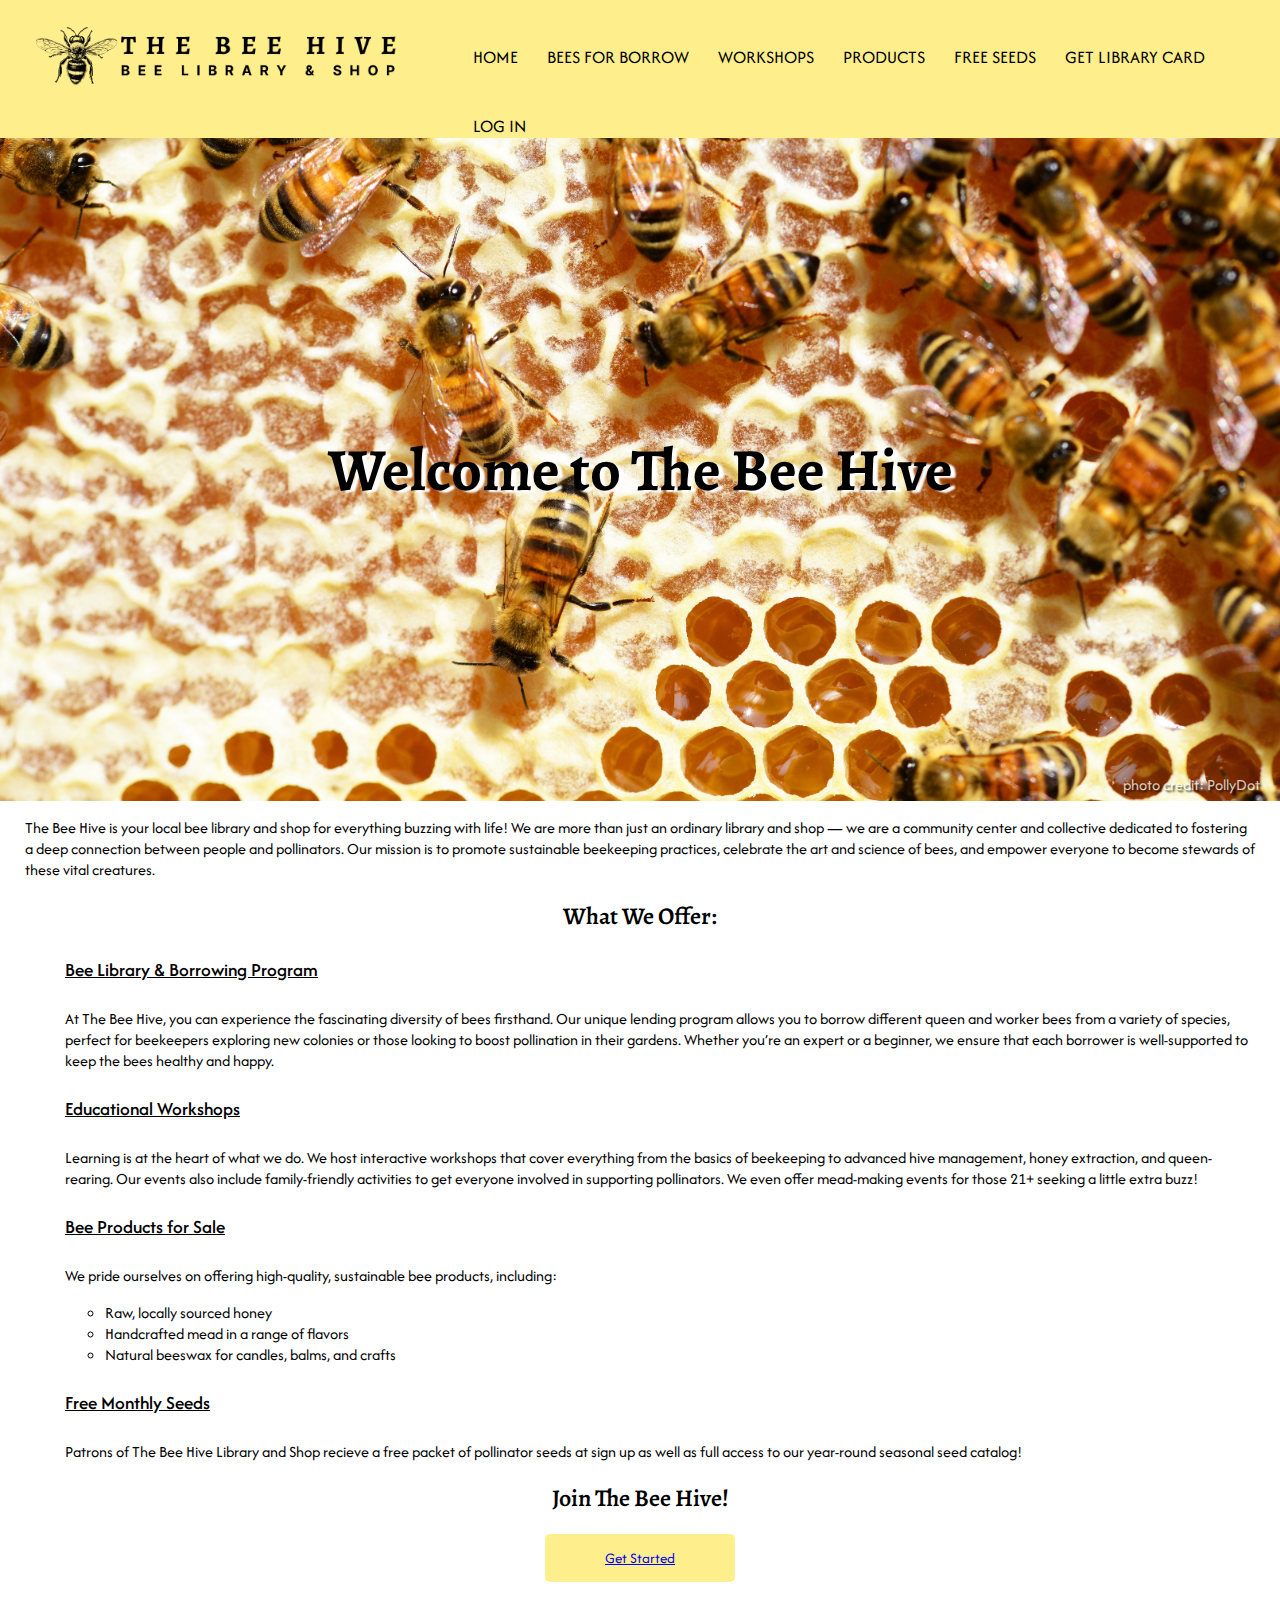
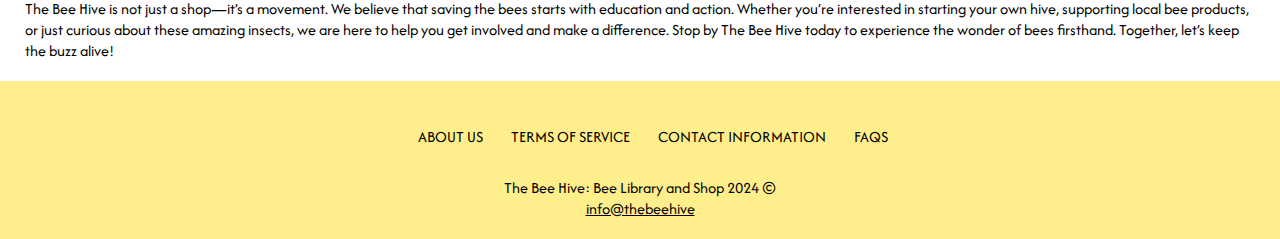
<file: index.html>
<!DOCTYPE html> 
<html lang="en">
    <head>
        <link href="index.css" rel="stylesheet" type="text/css">
        <link href="https://fonts.googleapis.com/css2?family=Afacad+Flux:wght@100..1000&family=Alegreya:ital,wght@0,400..900;1,400..900&family=Inter:ital,opsz,wght@0,14..32,100..900;1,14..32,100..900&display=swap" rel="stylesheet">
        <meta charset="UTF-8">
        <title>The Bee Hive | Home</title>
        <meta name="description" content="the bee hive">
        <meta name='keywords' content='HTML,webpage'>
        <meta name="author" content="Yuan Sciscent">
    </head>

    <body>
        <header>
            <div class="menu-bar">
                <div class="top-left">
                    <a href="index.html"><img src="logo_images/TheBeeHiveblack.png" alt="the bee hive logo" class="logo"></a>
                </div>
                <div class="top-right">
                    <nav class="nav-bar">
                    <ul>
                        <li><a href="#">Home</a></li>
                        <li><a href="borrowbees.html">Bees for Borrow</a></li>
                        <li><a href="workshop.html">Workshops</a></li>
                        <li><a href="products.html">Products</a></li>
                        <li><a href="freeseeds.html">Free Seeds</a></li>
                        <li><a href="librarycard.html">Get Library Card</a></li>
                        <li>LOG IN</li>
                    </ul>
                    </nav>
                </div>
            </div>
        </header>   
        
        <div class="home-page">
            <div class="container">
                <img src="bee_images/honeycombbees.png" alt="bees on honeycomb" class="homephoto">
                <div class="centered">
                   <h1>Welcome to The Bee Hive</h1> 
                </div>
                <div class="bottom-right">
                    <p>photo credit: PollyDot</p>
                </div>
            </div>
                <p id="about-paragraph">
                    The Bee Hive is your local bee library and shop for everything buzzing with life! 
                    We are more than just an ordinary library and shop — we are a community center and collective dedicated to fostering a deep connection between people and pollinators. 
                    Our mission is to promote sustainable beekeeping practices, celebrate the art and science of bees, 
                    and empower everyone to become stewards of these vital creatures. 
                </p>
        </div>
        <div class="middle-part">
            <div class="offer-part">
                <h2 class="about-offerings">What We Offer:</h2>
                    <div id="about-paragraph">
                        <ul>
                            <li class="section-1">
                            <a href="borrowbees.html"><h4>Bee Library & Borrowing Program</h4></a>
                                <p>At The Bee Hive, you can experience the fascinating diversity of bees firsthand. 
                                    Our unique lending program allows you to borrow different queen and worker bees from a variety of species, perfect for beekeepers exploring new colonies or those looking to boost pollination in their gardens. 
                                    Whether you’re an expert or a beginner, we ensure that each borrower is well-supported to keep the bees healthy and happy.
                                </p>
                            </li>
                            <li class="section-2">
                                <a href="workshop.html"><h4>Educational Workshops</h4></a>
                                <p>Learning is at the heart of what we do. 
                                    We host interactive workshops that cover everything from the basics of beekeeping to advanced hive management, honey extraction, and queen-rearing. 
                                    Our events also include family-friendly activities to get everyone involved in supporting pollinators.
                                    We even offer mead-making events for those 21+ seeking a little extra buzz!
                                </p>
                            </li>
                            <li class="section-3">
                                <a href="products.html"><h4>Bee Products for Sale</h4></a>
                                <p>We pride ourselves on offering high-quality, sustainable bee products, including:</p> 
                                    <ul class="small-bullet">
                                        <li>Raw, locally sourced honey</li>
                                        <li>Handcrafted mead in a range of flavors</li>
                                        <li>Natural beeswax for candles, balms, and crafts </li>
                                    </ul>
                                
                            </li>
                            <li class="section-4">
                                <h4>Free Monthly Seeds</h4>
                                <p>Patrons of The Bee Hive Library and Shop recieve a free packet of pollinator seeds at sign up as well as full access to our year-round seasonal seed catalog!</p>
                            </li>
                        </ul>
                    </div>
                </div>
            </div>
            <div>
                <h2 class="join-part">Join The Bee Hive!</h2>
                    <div class="center-button">
                    <button type="button"><a href="librarycard.html">Get Started</a></button>
                    </div>
                    <p id="join-paragraph">The Bee Hive is not just a shop—it’s a movement. 
                        We believe that saving the bees starts with education and action. 
                        Whether you’re interested in starting your own hive, supporting local bee products, or just curious about these amazing insects, we are here to help you get involved and make a difference.
                        Stop by The Bee Hive today to experience the wonder of bees firsthand. 
                        Together, let’s keep the buzz alive!</p>
            </div>
        </div>
        
        <footer>
            <div class="footer-row">
                <div class="footer-about">
                    <nav class="nav-footer">
                    <ul>
                        <li><a href="#">About Us</a></li>
                        <li><a href="#">Terms of Service</a></li>
                        <li><a href="#">Contact information</a></li>
                        <li><a href="#">FAQs</a></li>
                    </ul>
                    </nav>
                </div>
                <div class="footer-copyright">
                    <p>The Bee Hive: Bee Library and Shop 2024 &#169;</p>
                </div>
                <div class="footer-email">
                    <a href="#">info@thebeehive</a>
                </div>
            </div>
        </footer>
        
    </body>


</html>
</file>
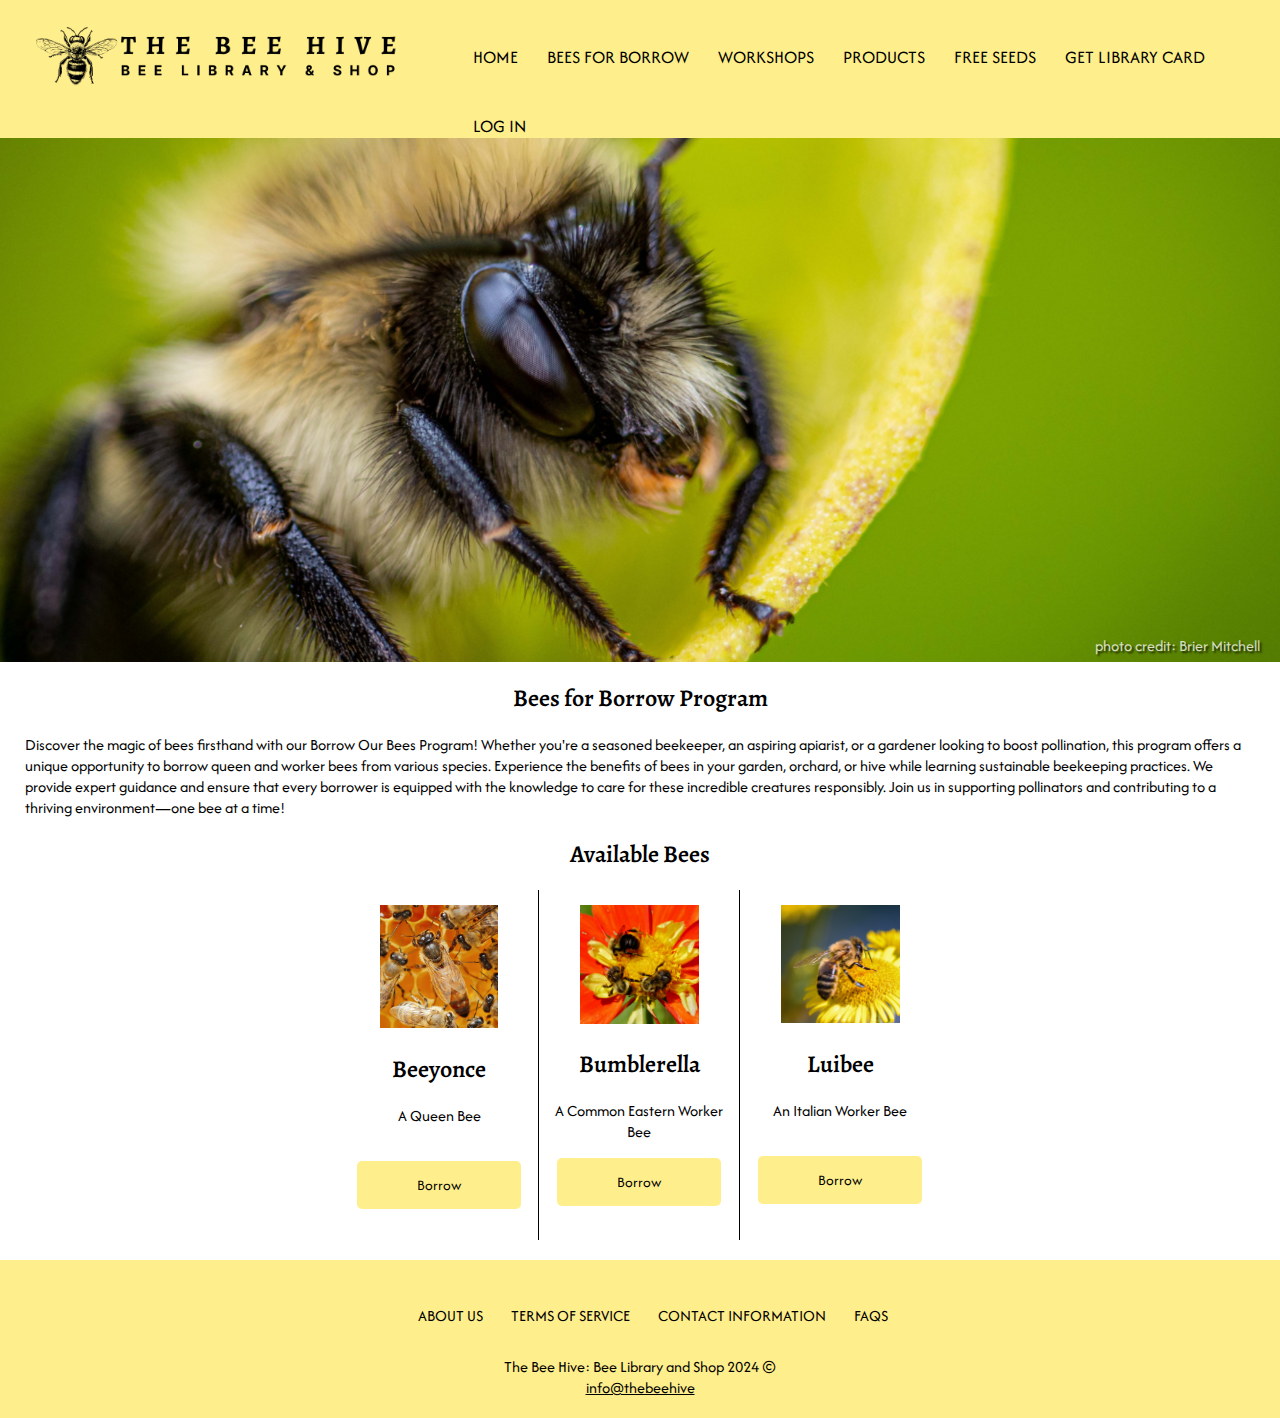
<file: borrowbees.html>
<!DOCTYPE html> 
<html lang="en">
    <head>
        <link href="index.css" rel="stylesheet" type="text/css">
        <link href="https://fonts.googleapis.com/css2?family=Afacad+Flux:wght@100..1000&family=Alegreya:ital,wght@0,400..900;1,400..900&family=Inter:ital,opsz,wght@0,14..32,100..900;1,14..32,100..900&display=swap" rel="stylesheet">
        <meta charset="UTF-8">
        <title>Borrow Bees</title>
        <meta name="description" content="borrow our bees">
        <meta name='keywords' content='HTML,webpage'>
        <meta name="author" content="Yuan Sciscent">
    </head>

    <body>
        <header>
            <div class="menu-bar">
                <div class="top-left">
                    <a href="index.html"><img src="logo_images/TheBeeHiveblack.png" alt="the bee hive logo" class="logo"></a>
                </div>
                <div class="top-right">
                    <nav class="nav-bar">
                    <ul>
                        <li><a href="index.html">Home</a></li>
                        <li><a href="#">Bees for Borrow</a></li>
                        <li><a href="workshop.html">Workshops</a></li>
                        <li><a href="products.html">Products</a></li>
                        <li><a href="freeseeds.html">Free Seeds</a></li>
                        <li><a href="librarycard.html">Get Library Card</a></li>
                        <li>LOG IN</li>
                    </ul>
                    </nav>
                </div>
            </div>
        </header>   

        <div class="home-page">
            <div class="container">
                <img src="bee_images/closeupbee.png" alt="close up to see bee face" class="homephoto">
                <div class="bottom-right">
                    <p>photo credit: Brier Mitchell</p>
                </div>
            </div>
        
            <div class="borrow-intro">
                <h2 class="about-offerings">Bees for Borrow Program</h2>
                <p id="about-paragraph">Discover the magic of bees firsthand with our Borrow Our Bees Program! 
                    Whether you're a seasoned beekeeper, an aspiring apiarist, or a gardener looking to boost pollination, this program offers a unique opportunity to borrow queen and worker bees from various species. 
                    Experience the benefits of bees in your garden, orchard, or hive while learning sustainable beekeeping practices.
                    We provide expert guidance and ensure that every borrower is equipped with the knowledge to care for these incredible creatures responsibly. 
                    Join us in supporting pollinators and contributing to a thriving environment—one bee at a time!</p>
            </div>
        </div>
        
        <div class="available-bees">
            <h2>Available Bees</h2>
            <table class="bees">
                <tr>
                    <td>
                        <div class="queen">
                            <img src="bee_images/QueenBee1.png" alt="Queen Bee" style="width: 70%;">
                            <h2>Beeyonce</h2>
                            <p class="space-below">A Queen Bee</p>
                            <p><button class="bee-borrow">Borrow</button></p>
                        </div>
                    </td>
                    <td>
                        <div class="worker-bee">
                            <img src="bee_images/threebeesred.png" alt="Queen Bee" style="width: 70%;">
                            <h2>Bumblerella</h2>
                            <p>A Common Eastern Worker Bee</p>
                            <p><button class="bee-borrow">Borrow</button></p>
                        </div>
                    </td>
                    <td>
                        <div class="worker-bee">
                            <img src="bee_images/ItalianBee.png" alt="Worker Italian Bee" style="width: 70%;">
                            <h2>Luibee</h2>
                            <p class="space-below">An Italian Worker Bee</p>
                            <p><button class="bee-borrow">Borrow</button></p>
                        </div>
                    </td>
                </tr>
            </table>
        </div>
        
        
        <footer>
            <div class="footer-row">
                <div class="footer-about">
                    <nav class="nav-footer">
                    <ul>
                        <li><a href="#">About Us</a></li>
                        <li><a href="#">Terms of Service</a></li>
                        <li><a href="#">Contact information</a></li>
                        <li><a href="#">FAQs</a></li>
                    </ul>
                    </nav>
                </div>
                <div class="footer-copyright">
                    <p>The Bee Hive: Bee Library and Shop 2024 &#169;</p>
                </div>
                <div class="footer-email">
                    <a href="#">info@thebeehive</a>
                </div>
            </div>
        </footer>

    </body>

</html>
</file>
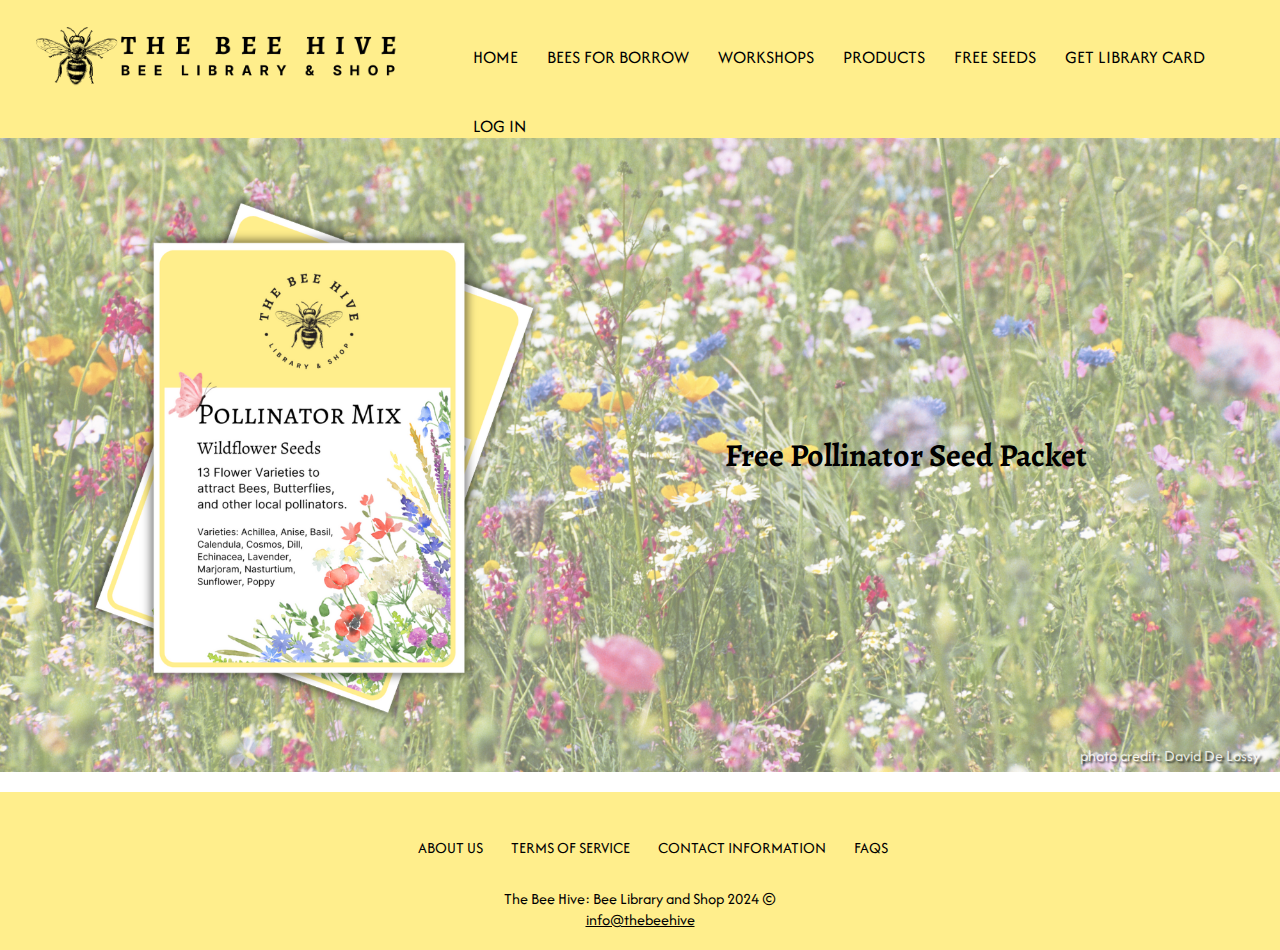
<file: freeseeds.html>
<!DOCTYPE html> 
<html lang="en">
    <head>
        <link href="index.css" rel="stylesheet" type="text/css">
        <link href="https://fonts.googleapis.com/css2?family=Afacad+Flux:wght@100..1000&family=Alegreya:ital,wght@0,400..900;1,400..900&family=Inter:ital,opsz,wght@0,14..32,100..900;1,14..32,100..900&display=swap" rel="stylesheet">
        <meta charset="UTF-8">
        <title>Free Seeds</title>
        <meta name="description" content="free seeds">
        <meta name='keywords' content='HTML,webpage'>
        <meta name="author" content="Yuan Sciscent">
    </head>

    <body>
        <header>
            <div class="menu-bar">
                <div class="top-left">
                    <a href="index.html"><img src="logo_images/TheBeeHiveblack.png" alt="the bee hive logo" class="logo"></a>
                </div>
                <div class="top-right">
                    <nav class="nav-bar">
                    <ul>
                        <li><a href="index.html">Home</a></li>
                        <li><a href="borrowbees.html">Bees for Borrow</a></li>
                        <li><a href="workshop.html">Workshops</a></li>
                        <li><a href="products.html">Products</a></li>
                        <li><a href="#">Free Seeds</a></li>
                        <li><a href="librarycard.html">Get Library Card</a></li>
                        <li>LOG IN</li>
                    </ul>
                    </nav>
                </div>
            </div>
        </header>   

        <div class="container-seeds">
            <img src="bee_images/seedpacketpicture.png" alt="library card example" class="librarycard">
            <div class="center-right">
               <h1>Free Pollinator Seed Packet</h1> 
            </div>
            <div class="bottom-right">
                <p>photo credit: David De Lossy</p>
            </div>
        </div>


        <footer>
            <div class="footer-row">
                <div class="footer-about">
                    <nav class="nav-footer">
                    <ul>
                        <li><a href="#">About Us</a></li>
                        <li><a href="#">Terms of Service</a></li>
                        <li><a href="#">Contact information</a></li>
                        <li><a href="#">FAQs</a></li>
                    </ul>
                    </nav>
                </div>
                <div class="footer-copyright">
                    <p>The Bee Hive: Bee Library and Shop 2024 &#169;</p>
                </div>
                <div class="footer-email">
                    <a href="#">info@thebeehive</a>
                </div>
            </div>
        </footer>
    </body>
</html>
</file>
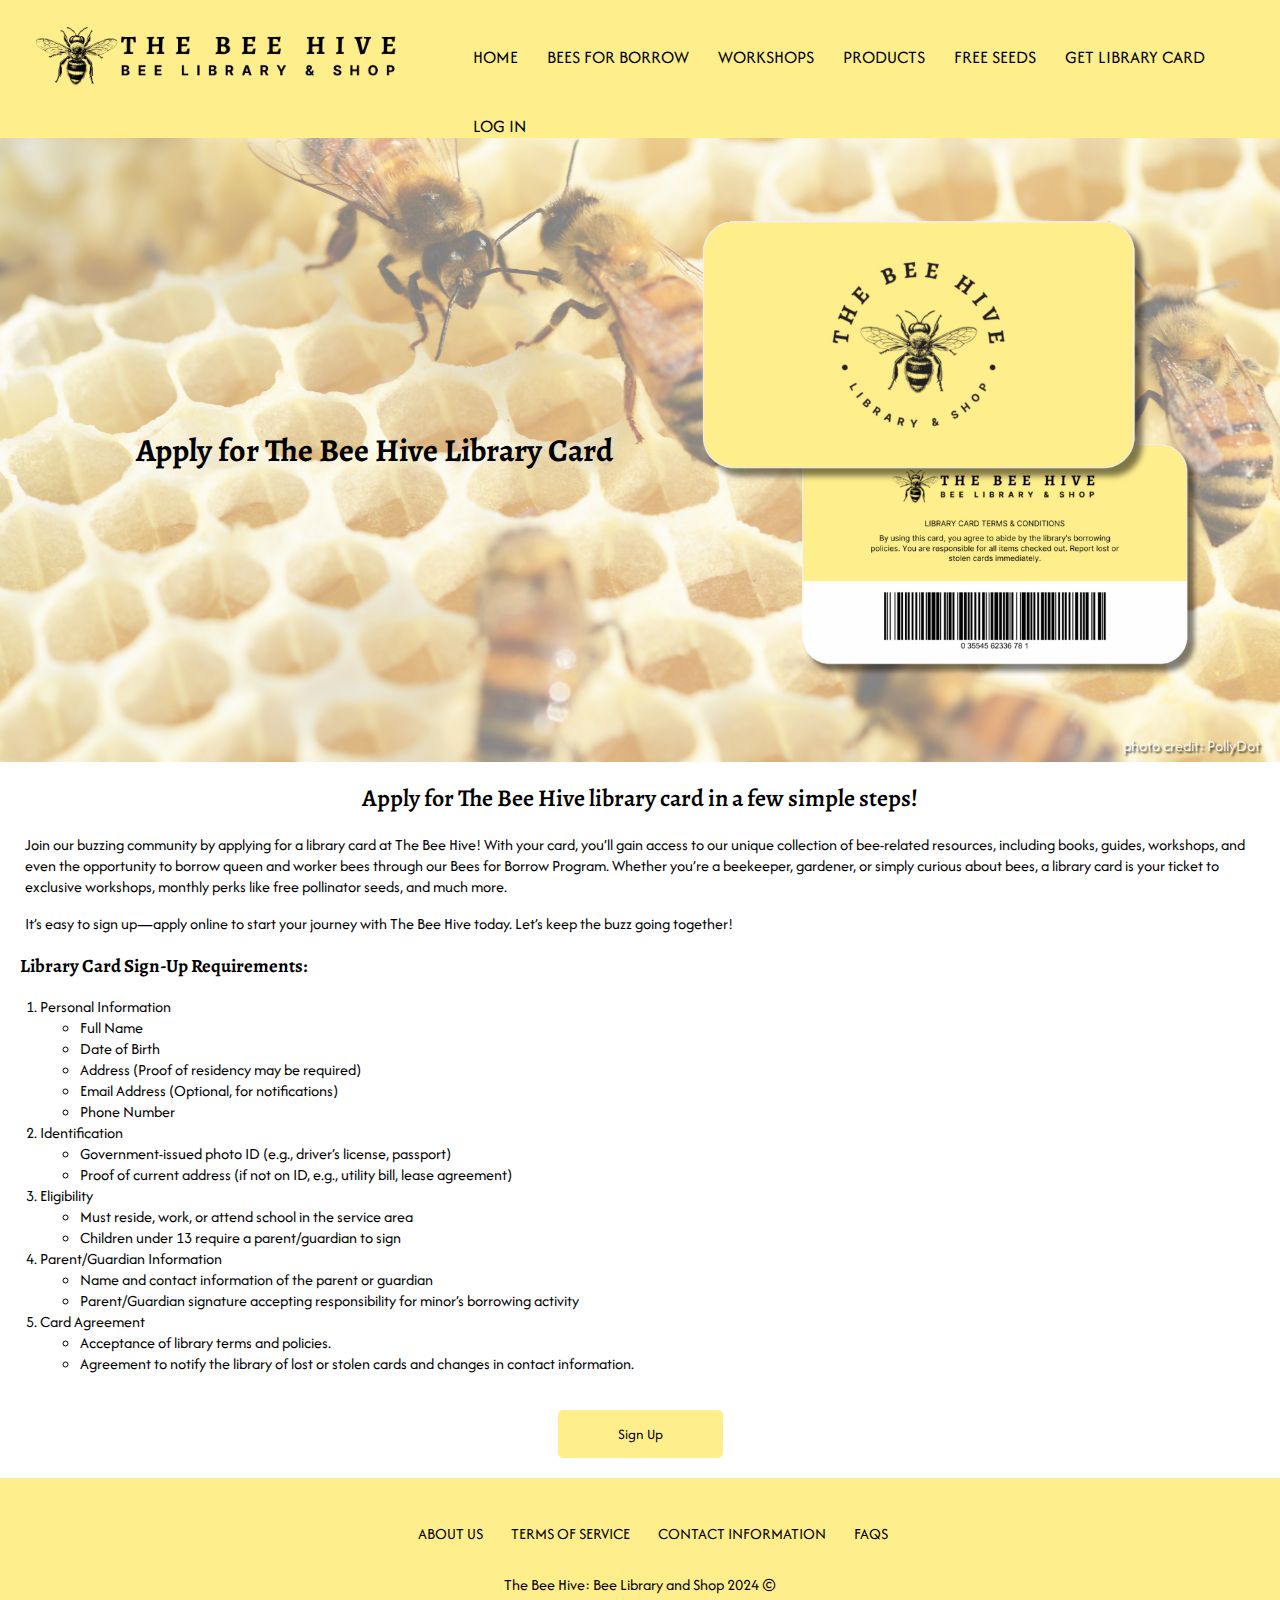
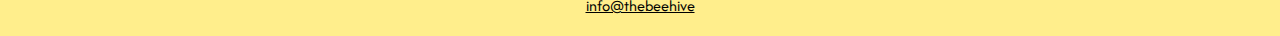
<file: librarycard.html>
<!DOCTYPE html> 
<html lang="en">
    <head>
        <link href="index.css" rel="stylesheet" type="text/css">
        <link href="https://fonts.googleapis.com/css2?family=Afacad+Flux:wght@100..1000&family=Alegreya:ital,wght@0,400..900;1,400..900&family=Inter:ital,opsz,wght@0,14..32,100..900;1,14..32,100..900&display=swap" rel="stylesheet">
        <meta charset="UTF-8">
        <title>Library Card Sign Up</title>
        <meta name="description" content="librarycard">
        <meta name='keywords' content='HTML,webpage'>
        <meta name="author" content="Yuan Sciscent">
    </head>

    <body>
        <header>
            <div class="menu-bar">
                <div class="top-left">
                    <a href="index.html"><img src="logo_images/TheBeeHiveblack.png" alt="the bee hive logo" class="logo"></a>
                </div>
                <div class="top-right">
                    <nav class="nav-bar">
                    <ul>
                        <li><a href="index.html">Home</a></li>
                        <li><a href="borrowbees.html">Bees for Borrow</a></li>
                        <li><a href="workshop.html">Workshops</a></li>
                        <li><a href="products.html">Products</a></li>
                        <li><a href="freeseeds.html">Free Seeds</a></li>
                        <li><a href="#">Get Library Card</a></li>
                        <li>LOG IN</li>
                    </ul>
                    </nav>
                </div>
            </div>
        </header>   

        <div class="container-apply">
            <img src="library_card/LibraryCardPicture.png" alt="library card example" class="librarycard">
            <div class="center-left">
               <h1>Apply for The Bee Hive Library Card</h1> 
            </div>
            <div class="bottom-right">
                <p>photo credit: PollyDot</p>
            </div>
        </div>

        <div class="title">
            <div class="heading">
                <h2>Apply for The Bee Hive library card in a few simple steps!</h2>
            </div>
            <div class="paragraph">
                <p>Join our buzzing community by applying for a library card at The Bee Hive! 
                    With your card, you’ll gain access to our unique collection of bee-related resources, including books, guides, workshops, and even the opportunity to borrow queen and worker bees through our Bees for Borrow Program. 
                    Whether you’re a beekeeper, gardener, or simply curious about bees, a library card is your ticket to exclusive workshops, monthly perks like free pollinator seeds, and much more.</p>
                <p>
                    It’s easy to sign up—apply online to start your journey with The Bee Hive today. 
                    Let’s keep the buzz going together!
                </p>
            </div>
        </div>

        <div class="list">
            <h3>Library Card Sign-Up Requirements:</h3>
            <ol>
                <li>Personal Information
                    <ul>
                        <li>Full Name</li>
                        <li>Date of Birth</li>
                        <li>Address (Proof of residency may be required)</li>
                        <li>Email Address (Optional, for notifications)</li>
                        <li>Phone Number</li>
                    </ul>
                </li>
                <li>Identification
                    <ul>
                        <li>Government-issued photo ID (e.g., driver’s license, passport)</li>
                        <li>Proof of current address (if not on ID, e.g., utility bill, lease agreement)</li>
                    </ul>
                </li>
                <li>Eligibility
                    <ul>
                        <li>Must reside, work, or attend school in the service area</li>
                        <li>Children under 13 require a parent/guardian to sign</li>
                    </ul>
                </li>
                <li>Parent/Guardian Information
                    <ul>
                        <li>Name and contact information of the parent or guardian</li>
                        <li>Parent/Guardian signature accepting responsibility for minor’s borrowing activity</li>
                    </ul>
                </li>
                <li>Card Agreement
                    <ul>
                        <li>Acceptance of library terms and policies.</li>
                        <li>Agreement to notify the library of lost or stolen cards and changes in contact information.</li>
                    </ul>
                </li>
            </ol>
        </div>

        <div class="center-button">
            <button>Sign Up</button>
        </div>
        
        <footer>
            <div class="footer-row">
                <div class="footer-about">
                    <nav class="nav-footer">
                    <ul>
                        <li><a href="#">About Us</a></li>
                        <li><a href="#">Terms of Service</a></li>
                        <li><a href="#">Contact information</a></li>
                        <li><a href="#">FAQs</a></li>
                    </ul>
                    </nav>
                </div>
                <div class="footer-copyright">
                    <p>The Bee Hive: Bee Library and Shop 2024 &#169;</p>
                </div>
                <div class="footer-email">
                    <a href="#">info@thebeehive</a>
                </div>
            </div>
        </footer>

    </body>

</html>
</file>
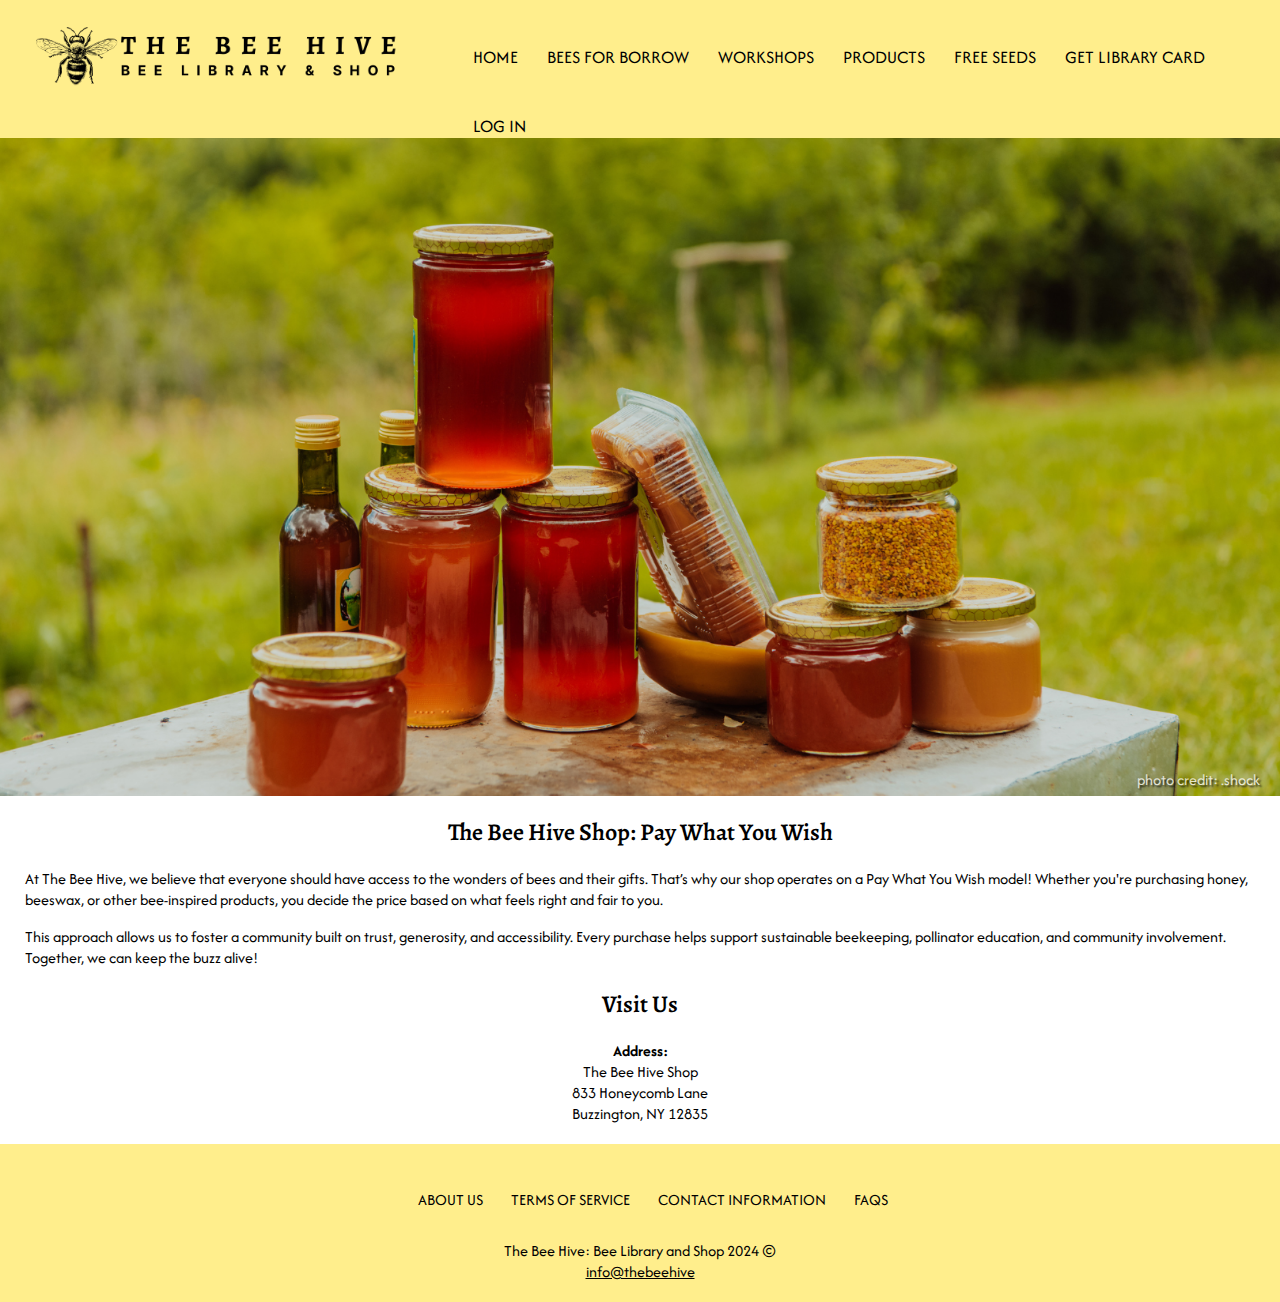
<file: products.html>
<!DOCTYPE html>
<html lang="en">
    <head>
        <link href="index.css" rel="stylesheet" type="text/css">
        <link href="https://fonts.googleapis.com/css2?family=Afacad+Flux:wght@100..1000&family=Alegreya:ital,wght@0,400..900;1,400..900&family=Inter:ital,opsz,wght@0,14..32,100..900;1,14..32,100..900&display=swap" rel="stylesheet">
        <meta charset="UTF-8">
        <title>Products</title>
        <meta name="description" content="products">
        <meta name='keywords' content='HTML,webpage'>
        <meta name="author" content="Yuan Sciscent">
    </head>

    <body>
        <header>
            <div class="menu-bar">
                <div class="top-left">
                    <a href="index.html"><img src="logo_images/TheBeeHiveblack.png" alt="the bee hive logo" class="logo"></a>
                </div>
                <div class="top-right">
                    <nav class="nav-bar">
                    <ul>
                        <li><a href="index.html">Home</a></li>
                        <li><a href="borrowbees.html">Bees for Borrow</a></li>
                        <li><a href="workshop.html">Workshops</a></li>
                        <li><a href="#">Products</a></li>
                        <li><a href="freeseeds.html">Free Seeds</a></li>
                        <li><a href="librarycard.html">Get Library Card</a></li>
                        <li>LOG IN</li>
                    </ul>
                    </nav>
                </div>
            </div>
        </header>   

        <div class="home-page">
            <div class="container">
                <img src="bee_images/shock_honey.png" alt="jars of honey" class="homephoto">
                <div class="bottom-right">
                    <p>photo credit: .shock</p>
                </div>
            </div>
        </div>

        <div class="title">
            <div class="heading">
                <h2>The Bee Hive Shop: Pay What You Wish</h2>
            </div>
            <div class="paragraph">
                <p>At The Bee Hive, we believe that everyone should have access to the wonders of bees and their gifts. 
                    That’s why our shop operates on a Pay What You Wish model! 
                    Whether you're purchasing honey, beeswax, or other bee-inspired products, you decide the price based on what feels right and fair to you.</p>
                <p>This approach allows us to foster a community built on trust, generosity, and accessibility. 
                    Every purchase helps support sustainable beekeeping, pollinator education, and community involvement. 
                    Together, we can keep the buzz alive!
                </p>
            </div>
        </div>

        <div class="visit-us">
            <h2>Visit Us</h2>
            <p class="address"><strong>Address:</strong><br>The Bee Hive Shop<br>833 Honeycomb Lane<br>Buzzington, NY 12835 </p>
        </div>

        <footer>
            <div class="footer-row">
                <div class="footer-about">
                    <nav class="nav-footer">
                    <ul>
                        <li><a href="#">About Us</a></li>
                        <li><a href="#">Terms of Service</a></li>
                        <li><a href="#">Contact information</a></li>
                        <li><a href="#">FAQs</a></li>
                    </ul>
                    </nav>
                </div>
                <div class="footer-copyright">
                    <p>The Bee Hive: Bee Library and Shop 2024 &#169;</p>
                </div>
                <div class="footer-email">
                    <a href="#">info@thebeehive</a>
                </div>
            </div>
        </footer>
    </body>
</html>
</file>
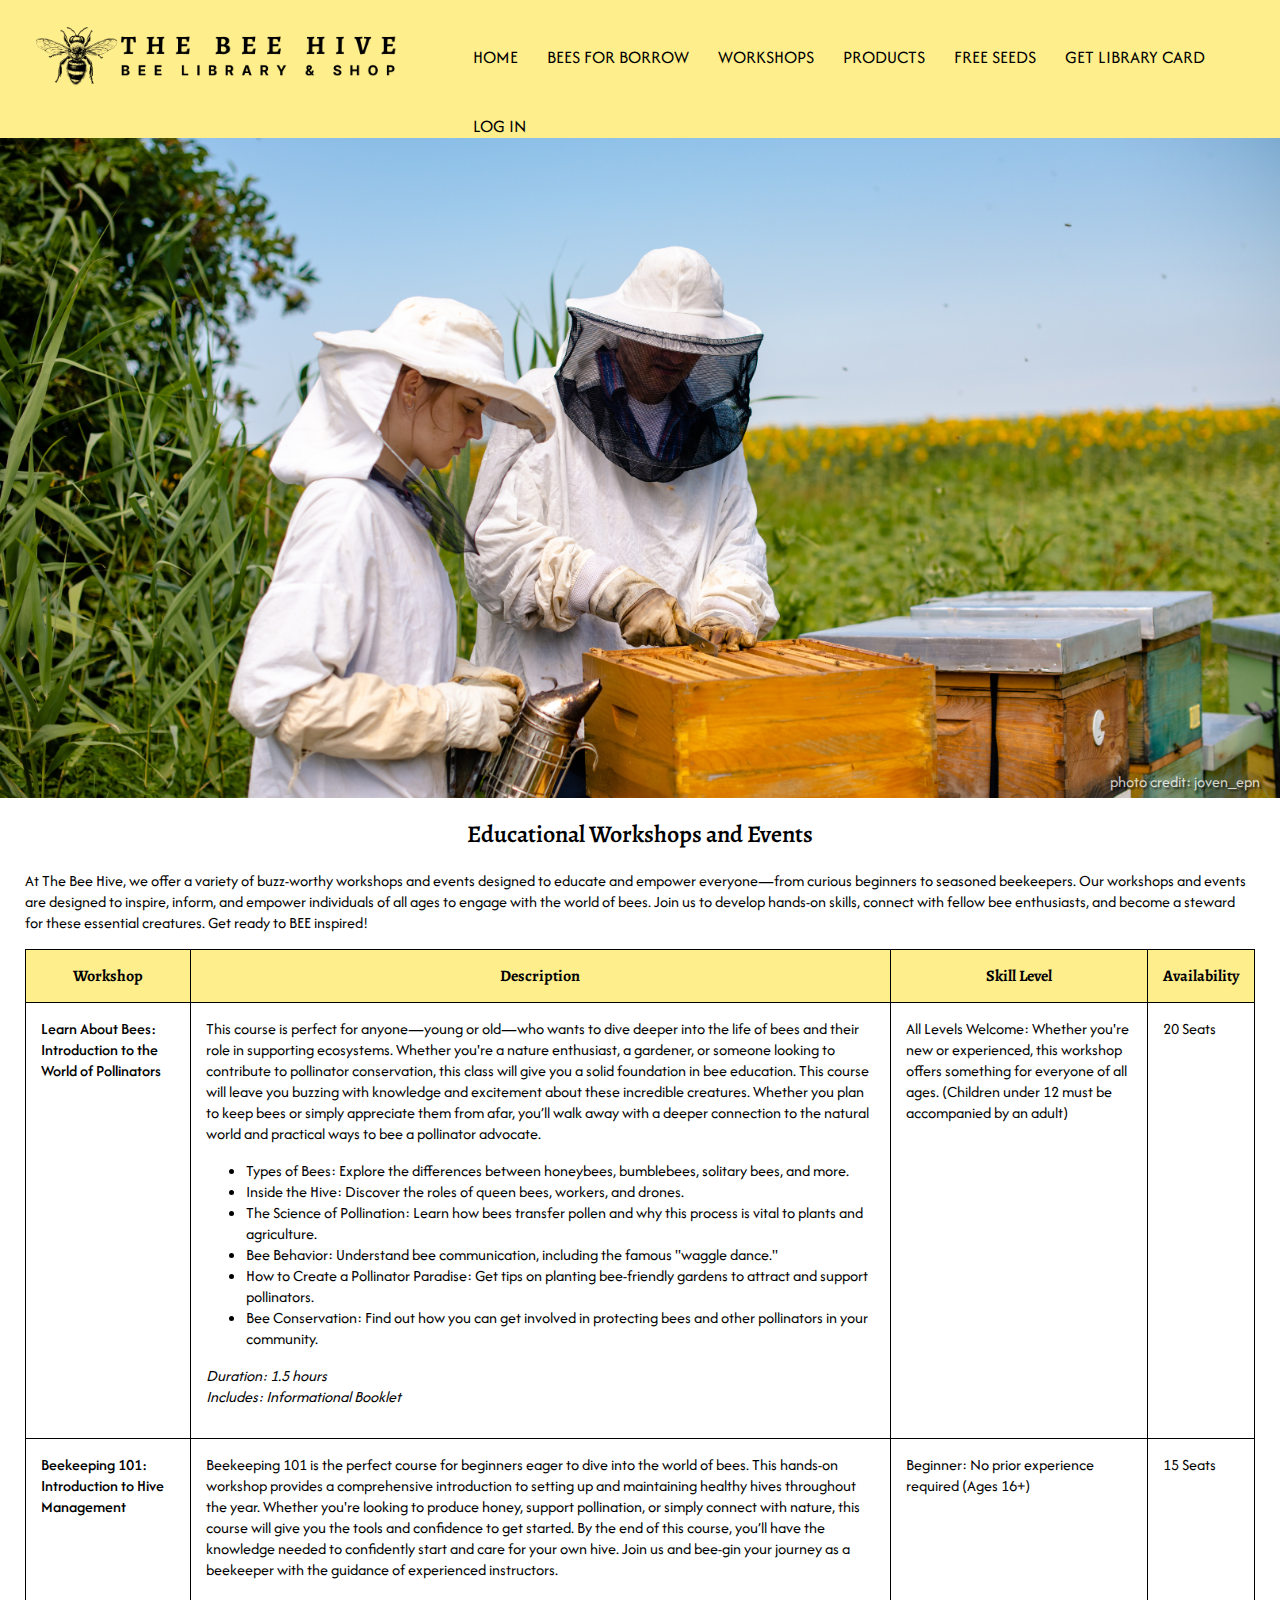
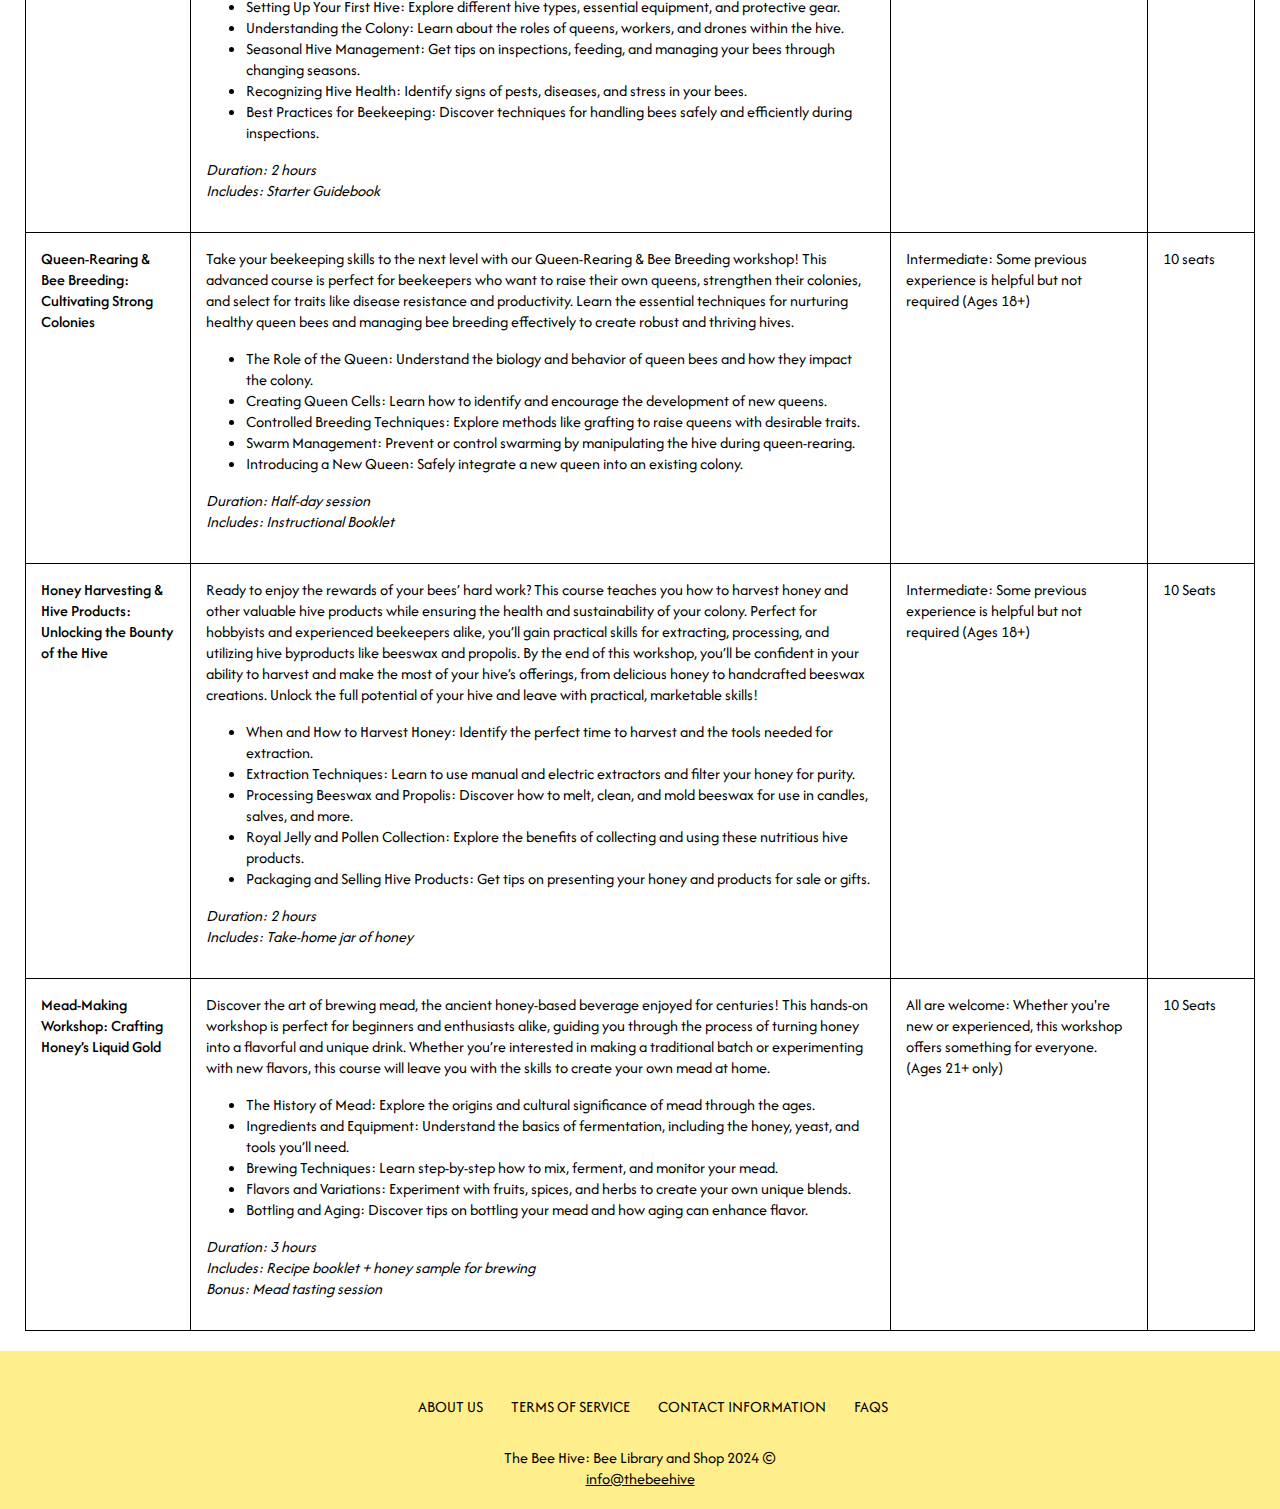
<file: workshop.html>
<!DOCTYPE html> 
<html lang="en">
    <head>
        <link href="index.css" rel="stylesheet" type="text/css">
        <link href="https://fonts.googleapis.com/css2?family=Afacad+Flux:wght@100..1000&family=Alegreya:ital,wght@0,400..900;1,400..900&family=Inter:ital,opsz,wght@0,14..32,100..900;1,14..32,100..900&display=swap" rel="stylesheet">
        <meta charset="UTF-8">
        <title>Workshops</title>
        <meta name="description" content="workshops">
        <meta name='keywords' content='HTML,webpage'>
        <meta name="author" content="Yuan Sciscent">
    </head>

    <body>
        <header>
            <div class="menu-bar">
                <div class="top-left">
                    <a href="index.html"><img src="logo_images/TheBeeHiveblack.png" alt="the bee hive logo" class="logo"></a>
                </div>
                <div class="top-right">
                    <nav class="nav-bar">
                    <ul>
                        <li><a href="index.html">Home</a></li>
                        <li><a href="borrowbees.html">Bees for Borrow</a></li>
                        <li><a href="#">Workshops</a></li>
                        <li><a href="products.html">Products</a></li>
                        <li><a href="freeseeds.html">Free Seeds</a></li>
                        <li><a href="librarycard.html">Get Library Card</a></li>
                        <li>LOG IN</li>
                    </ul>
                    </nav>
                </div>
            </div>
        </header>

            <div class="borrow-page">
                <div class="container">
                    <img src="beekeeper_images/2beekeepers1_joven_epn.png" alt="two beekeepers harvesting honey in a field" class="homephoto">
                        <div class="bottom-right">
                            <p>photo credit: joven_epn</p>
                        </div>
                </div>
                <div class="title">
                    <div class="heading">
                        <h2>Educational Workshops and Events</h2>
                    </div>
                    <div class="paragraph">
                        <p>At The Bee Hive, we offer a variety of buzz-worthy workshops and events designed to educate and empower everyone—from curious beginners to seasoned beekeepers. 
                        Our workshops and events are designed to inspire, inform, and empower individuals of all ages to engage with the world of bees. 
                        Join us to develop hands-on skills, connect with fellow bee enthusiasts, and become a steward for these essential creatures. 
                        Get ready to BEE inspired!</p>
                    </div>
                </div>
            </div>

         <table>
            <tr class="workshop-title">
                <th>Workshop</th>
                <th>Description</th>
                <th>Skill Level</th>
                <th>Availability</th>
            </tr>
            <tr>
                <td class="workshop-intro">Learn About Bees: Introduction to the World of Pollinators</td>
                <td> This course is perfect for anyone—young or old—who wants to dive deeper into the life of bees and their role in supporting ecosystems. 
                    Whether you're a nature enthusiast, a gardener, or someone looking to contribute to pollinator conservation, this class will give you a solid foundation in bee education.
                    This course will leave you buzzing with knowledge and excitement about these incredible creatures. 
                    Whether you plan to keep bees or simply appreciate them from afar, you’ll walk away with a deeper connection to the natural world and practical ways to bee a pollinator advocate.
                    <ul>
                        <li>Types of Bees: Explore the differences between honeybees, bumblebees, solitary bees, and more.</li>
                        <li>Inside the Hive: Discover the roles of queen bees, workers, and drones.</li>
                        <li>The Science of Pollination: Learn how bees transfer pollen and why this process is vital to plants and agriculture.</li>
                        <li>Bee Behavior: Understand bee communication, including the famous "waggle dance."</li>
                        <li>How to Create a Pollinator Paradise: Get tips on planting bee-friendly gardens to attract and support pollinators.</li>
                        <li>Bee Conservation: Find out how you can get involved in protecting bees and other pollinators in your community.</li>
                    </ul>
                        <div class="add-info-italics">
                            <p>Duration: 1.5 hours<br>Includes: Informational Booklet</p>
                        </div>
                </td>
                <td>All Levels Welcome: Whether you're new or experienced, this workshop offers something for everyone of all ages. (Children under 12 must be accompanied by an adult)</td>
                <td>20 Seats</td>
            </tr>
            <tr>
                <td class="workshop-intro">Beekeeping 101: Introduction to Hive Management</td>
                <td>Beekeeping 101 is the perfect course for beginners eager to dive into the world of bees. 
                    This hands-on workshop provides a comprehensive introduction to setting up and maintaining healthy hives throughout the year. 
                    Whether you're looking to produce honey, support pollination, or simply connect with nature, this course will give you the tools and confidence to get started.
                    By the end of this course, you’ll have the knowledge needed to confidently start and care for your own hive. 
                    Join us and bee-gin your journey as a beekeeper with the guidance of experienced instructors.
                    <ul>
                        <li>Setting Up Your First Hive: Explore different hive types, essential equipment, and protective gear.</li>
                        <li>Understanding the Colony: Learn about the roles of queens, workers, and drones within the hive.</li>
                        <li>Seasonal Hive Management: Get tips on inspections, feeding, and managing your bees through changing seasons.</li>
                        <li>Recognizing Hive Health: Identify signs of pests, diseases, and stress in your bees.</li>
                        <li>Best Practices for Beekeeping: Discover techniques for handling bees safely and efficiently during inspections.</li>
                    </ul>
                        <div class="add-info-italics">
                            <p>Duration: 2 hours<br>Includes: Starter Guidebook</p>
                        </div>
                </td>
                <td>Beginner: No prior experience required (Ages 16+)</td>
                <td>15 Seats</td>
            </tr>
            <tr>
                <td class="workshop-intro">Queen-Rearing & Bee Breeding: Cultivating Strong Colonies</td>
                <td>Take your beekeeping skills to the next level with our Queen-Rearing & Bee Breeding workshop! 
                    This advanced course is perfect for beekeepers who want to raise their own queens, strengthen their colonies, and select for traits like disease resistance and productivity. 
                    Learn the essential techniques for nurturing healthy queen bees and managing bee breeding effectively to create robust and thriving hives.
                    <ul>
                        <li>The Role of the Queen: Understand the biology and behavior of queen bees and how they impact the colony.</li>
                        <li>Creating Queen Cells: Learn how to identify and encourage the development of new queens.</li>
                        <li>Controlled Breeding Techniques: Explore methods like grafting to raise queens with desirable traits.</li>
                        <li>Swarm Management: Prevent or control swarming by manipulating the hive during queen-rearing.</li>
                        <li>Introducing a New Queen: Safely integrate a new queen into an existing colony.</li>
                    </ul>
                        <div class="add-info-italics">
                            <p>Duration: Half-day session<br>Includes: Instructional Booklet</p>
                        </div>
                </td>
                <td>Intermediate: Some previous experience is helpful but not required (Ages 18+)</td>
                <td>10 seats</td>
            </tr>
            <tr>
                <td class="workshop-intro">Honey Harvesting & Hive Products: Unlocking the Bounty of the Hive</td>
                <td>Ready to enjoy the rewards of your bees’ hard work? 
                    This course teaches you how to harvest honey and other valuable hive products while ensuring the health and sustainability of your colony. 
                    Perfect for hobbyists and experienced beekeepers alike, you’ll gain practical skills for extracting, processing, and utilizing hive byproducts like beeswax and propolis.
                    By the end of this workshop, you’ll be confident in your ability to harvest and make the most of your hive’s offerings, from delicious honey to handcrafted beeswax creations. 
                    Unlock the full potential of your hive and leave with practical, marketable skills!
                    <ul>
                        <li>When and How to Harvest Honey: Identify the perfect time to harvest and the tools needed for extraction.</li>
                        <li>Extraction Techniques: Learn to use manual and electric extractors and filter your honey for purity.</li>
                        <li>Processing Beeswax and Propolis: Discover how to melt, clean, and mold beeswax for use in candles, salves, and more.</li>
                        <li>Royal Jelly and Pollen Collection: Explore the benefits of collecting and using these nutritious hive products.</li>
                        <li>Packaging and Selling Hive Products: Get tips on presenting your honey and products for sale or gifts.</li>
                    </ul>
                        <div>
                            <p class="add-info-italics">Duration: 2 hours<br>Includes: Take-home jar of honey</p>
                        </div>
                </td>
                <td>Intermediate: Some previous experience is helpful but not required (Ages 18+)</td>
                <td>10 Seats</td>
            </tr>
            <tr>
                <td class="workshop-intro">Mead-Making Workshop: Crafting Honey’s Liquid Gold</td>
                <td>Discover the art of brewing mead, the ancient honey-based beverage enjoyed for centuries! 
                    This hands-on workshop is perfect for beginners and enthusiasts alike, guiding you through the process of turning honey into a flavorful and unique drink. 
                    Whether you’re interested in making a traditional batch or experimenting with new flavors, this course will leave you with the skills to create your own mead at home.
                    <ul>
                        <li>The History of Mead: Explore the origins and cultural significance of mead through the ages.</li>
                        <li>Ingredients and Equipment: Understand the basics of fermentation, including the honey, yeast, and tools you’ll need.</li>
                        <li>Brewing Techniques: Learn step-by-step how to mix, ferment, and monitor your mead.</li>
                        <li>Flavors and Variations: Experiment with fruits, spices, and herbs to create your own unique blends.</li>
                        <li>Bottling and Aging: Discover tips on bottling your mead and how aging can enhance flavor.</li>
                    </ul>
                        <div class="add-info-italics">
                            <p>Duration: 3 hours<br>Includes: Recipe booklet + honey sample for brewing<br>Bonus: Mead tasting session</p>
                        </div>
                </td>
                <td>All are welcome: Whether you're new or experienced, this workshop offers something for everyone. (Ages 21+ only)</td>
                <td>10 Seats</td>
            </tr>  
         </table>   


        <footer>
            <div class="footer-row">
                <div class="footer-about">
                    <nav class="nav-footer">
                    <ul>
                        <li><a href="#">About Us</a></li>
                        <li><a href="#">Terms of Service</a></li>
                        <li><a href="#">Contact information</a></li>
                        <li><a href="#">FAQs</a></li>
                    </ul>
                    </nav>
                </div>
                <div class="footer-copyright">
                    <p>The Bee Hive: Bee Library and Shop 2024 &#169;</p>
                </div>
                <div class="footer-email">
                    <a href="#">info@thebeehive</a>
                </div>
            </div>
        </footer>

    </body>

</html>
</file>
<file: index.css>
body {
    margin: 0px;
    padding: 0px;
}

header {
    background-color: #FFEE8C;
}

header::after {
    content: '';
    display: table;
    clear: both;
}

.logo {
    width: 30vw;
    height: auto;
    float: left;
    padding: 20px 0;
    padding-left: 2%;
    cursor: pointer;
}

.top-right {
    width: 65vw;
    float: right;
}

/* help with nav-bar: https://www.youtube.com/watch?v=FEmysQARWFU */

.nav-bar {
    font-family: 'Afacad Flux', 'Gill Sans', 'Gill Sans MT', Calibri, 'Trebuchet MS', sans-serif;
    font-weight: 400;
    font-size: large;
    padding-right: 6%;
}

nav ul {
    padding: 0%;
    margin: 0%;
    list-style-type: none;
}

nav li {
    display: inline-block;
    margin-left: 25px;
    padding-top: 45px;
    position: relative;
}

nav a {
    color: black;
    text-decoration: none;
    text-transform: uppercase;
}

.nav-bar a:hover {
    color: #FEB643;
    font-weight: 600;
}

.nav-bar a::after {
    content: '';
    display: block;
    height: 2px;
    background-color: #FEB643;
    position: absolute;
    width: 0%;
    transition: all ease-in-out 250ms;
}

nav a:hover::after {
    width: 100%;
}

/* help with nav-bar: https://www.youtube.com/watch?v=FEmysQARWFU */

/* help with text on top of image: https://www.w3schools.com/howto/howto_css_image_text.asp */

.container {
    position: relative;
    text-align: center;
    color: white;
    overflow: hidden;
}

.centered {
    position: absolute;
    top: 50%;
    left: 50%;
    transform: translate(-50%, -50%);
    font-family: Alegreya, Georgia, 'Times New Roman', Times, serif;
    font-weight: 800;
    font-size: 30px;
    text-shadow: 5px 2px 2px white;
    color: black;
}

.container img {
    max-width: 100vw;
    height: 90%;
    margin-top: -100px;
    margin-bottom: -100px;
}

.bottom-right {
    position: absolute;
    bottom: -10px;
    right: 20px;
    font-family: 'Afacad Flux', 'Gill Sans', 'Gill Sans MT', Calibri, 'Trebuchet MS', sans-serif;
    color: white;
    text-shadow: 2px 2px 2px black;
    opacity: 75%;
}

/* help with text on top of image: https://www.w3schools.com/howto/howto_css_image_text.asp */

footer{
    display: block;
    background-color: #FFEE8C;
    text-align: center;
    padding-bottom: 20px;
}

.footer-about {
    margin-top: 20px;
    margin-bottom: 0px;
}

.footer-copyright p{
    margin-top: 30px;
    margin-bottom: 0px;
}

.footer-email {
    font-family: 'Afacad Flux', 'Gill Sans', 'Gill Sans MT', Calibri, 'Trebuchet MS', sans-serif;
}

.footer-email a {
    color: black;
}

.nav-footer ul{
    font-family: 'Afacad Flux', 'Gill Sans', 'Gill Sans MT', Calibri, 'Trebuchet MS', sans-serif;
    padding: 0%;
    margin: 0%;
    list-style-type: none;
    transition-duration: 250s;
}

.nav-footer a:hover {
    font-weight: 500;
}

p {
    font-family: 'Afacad Flux', 'Gill Sans', 'Gill Sans MT', Calibri, 'Trebuchet MS', sans-serif;
}

h2 {
    font-family: Alegreya, Georgia, 'Times New Roman', Times, serif;
    font-weight: 600;
}

h4 {
    font-family: 'Afacad Flux', 'Gill Sans', 'Gill Sans MT', Calibri, 'Trebuchet MS', sans-serif;
    font-weight: 500;
    font-size: larger;
    text-decoration: underline;
}

.section-1 {
    padding: 0;
    margin: 0;
    list-style-type: none;
}

.small-bullet {
    font-family: 'Afacad Flux', 'Gill Sans', 'Gill Sans MT', Calibri, 'Trebuchet MS', sans-serif;
}

.section-2 {
    padding: 0;
    margin: 0;
    list-style-type: none;
}

.section-3 {
    padding: 0;
    margin: 0;
    list-style-type: none;
}

.section-4 {
    padding: 0;
    margin: 0;
    list-style-type: none;
}

button {
    background-color: #FFEE8C;
    font-family: 'Afacad Flux', 'Gill Sans', 'Gill Sans MT', Calibri, 'Trebuchet MS', sans-serif;
    font-size: 15px;
    border: none;
    padding: 14px 60px;
    border-radius: 5px;
    transition-duration: 250ms;
    cursor: pointer;
}

.center-button {
    text-align: center;
}

button:hover {
    background-color: #FEB643;
    color: white;
}

#about-paragraph {
    padding-right: 25px;
    padding-left: 25px;
}

.about-offerings {
    padding-right: 25px;
    padding-left: 25px;
    text-align: center;
}

.join-part {
    padding-right: 25px;
    padding-left: 25px;
    text-align: center;
}

#join-paragraph {
    padding-right: 25px;
    padding-left: 25px;
}

ul a {
    color: black;
}

/* Workshop */

table, th, td {
    padding-right: 0px;
    padding-left: 0px;
    margin-left: 25px;
    margin-right: 25px;
    border: .5px solid black; 
    border-collapse: collapse;
}

th {
    padding: 15px;
    font-family: Alegreya, Georgia, 'Times New Roman', Times, serif;
}

td {
    padding: 15px;
    vertical-align: top;
    font-family: 'Afacad Flux', 'Gill Sans', 'Gill Sans MT', Calibri, 'Trebuchet MS', sans-serif;
}

.add-info-italics {
    font-style: italic;
}

.workshop-intro {
    font-weight: 500;
}

.workshop-intro:hover {
    cursor: pointer;
    background-color: #FEB643;
}

.workshop-title {
    background-color: #FFEE8C;
}

.title {
    padding-right: 25px;
    padding-left: 25px;
}

.heading {
    font-family: Alegreya, Georgia, 'Times New Roman', Times, serif;
    font-weight: 600;
    text-align: center;
}

.paragraph {
    font-family: 'Afacad Flux', 'Gill Sans', 'Gill Sans MT', Calibri, 'Trebuchet MS', sans-serif;
}

/* Library Card */

.container-apply img {
    max-width: 100vw;
    height: 90%;
    margin-top: -50px;
    margin-bottom: -50px;
}

.container-apply {
    position: relative;
    color: black;
    overflow: hidden;
}

.center-left {
    position: absolute;
    top: 50%;
    left: 30%;
    transform: translate(-50%, -50%);
    padding-right: 20px;
    float: left;
    font-family: Alegreya, Georgia, 'Times New Roman', Times, serif;
}

ol {
    font-family: 'Afacad Flux', 'Gill Sans', 'Gill Sans MT', Calibri, 'Trebuchet MS', sans-serif;
}

h3 {
    font-family: Alegreya, Georgia, 'Times New Roman', Times, serif;
    padding-left: 20px;
}

.list {
    padding-bottom: 20px;
}

/* Borrow Bees */

.available-bees {
    max-width: 600px;
    margin: auto;
    text-align: center;
    font-family: 'Afacad Flux', 'Gill Sans', 'Gill Sans MT', Calibri, 'Trebuchet MS', sans-serif;
}

.bees {
    border: hidden;
    margin-left: auto;
    margin-right: auto;
    
}

.space-below {
    padding-bottom: 19px;
}

.visit-us {
    text-align: center;
}

.address {
    cursor: pointer;
}

/* Free Seeds  */

.container-seeds img {
    max-width: 100vw;
    height: 90%;
    margin-top: -40px;
    margin-bottom: -50px;
}

.container-seeds {
    position: relative;
    color: black;
    overflow: hidden;
    text-align: right;
}

.center-right {
    position: absolute;
    top: 50%;
    left: 70%;
    transform: translate(-50%, -50%);
    padding-left: 20px;
    float: right;
    font-family: Alegreya, Georgia, 'Times New Roman', Times, serif;
}

/* position: absolute;
    top: 50%;
    left: 30%;
    transform: translate(-50%, -50%);
    padding-right: 20px;
    float: left; */

    /* max-width: 100vw;
    height: 90%;
    margin-top: -50px;
    margin-bottom: -50px; */
</file>
